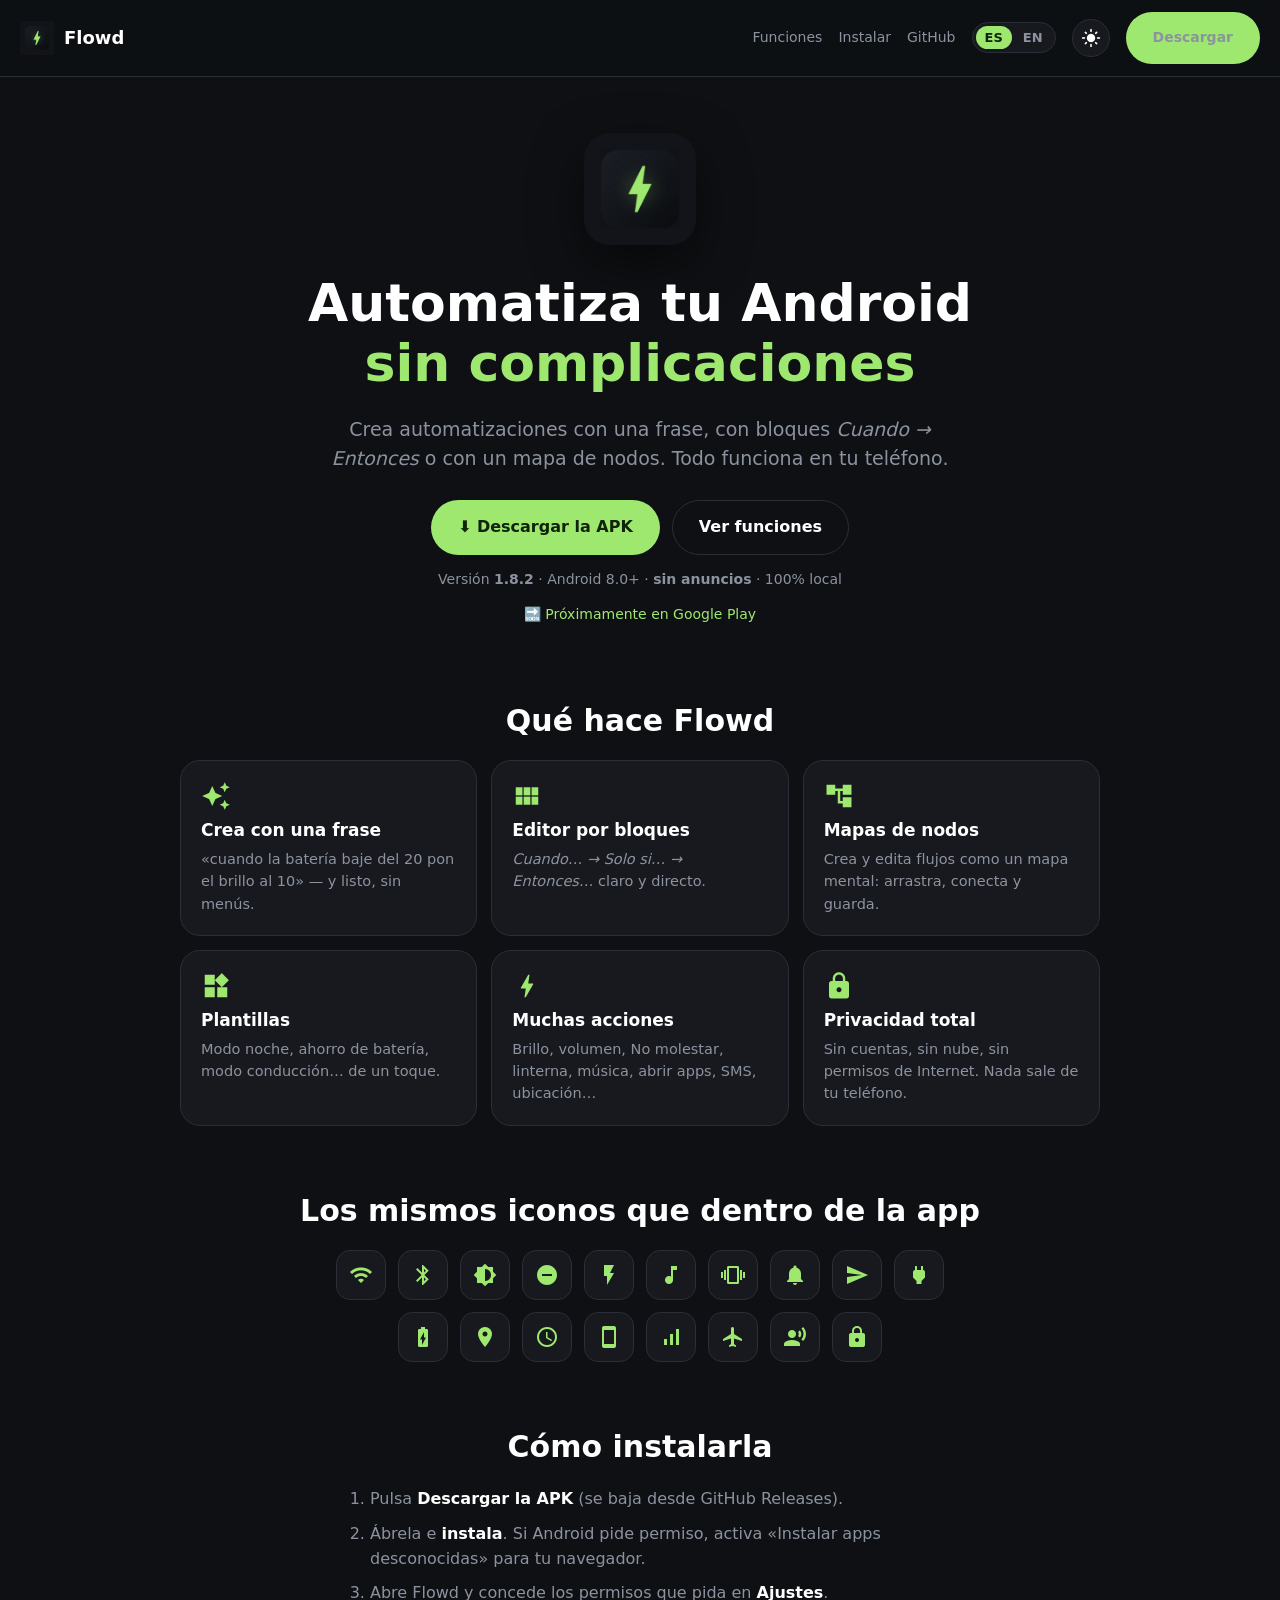
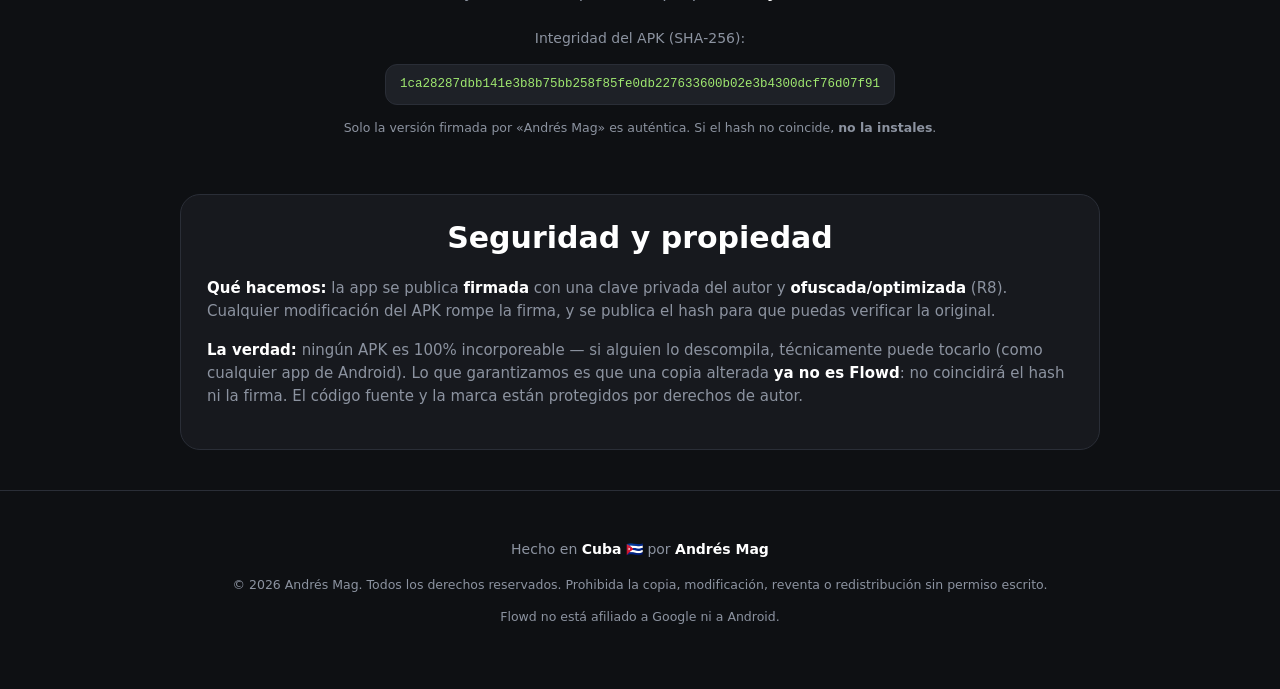
<file: index.html>
<!DOCTYPE html>
<html lang="es" data-theme="dark">
<head>
<meta charset="utf-8">
<meta name="viewport" content="width=device-width, initial-scale=1">
<title>Flowd — Automatiza tu Android</title>
<meta name="description" content="Flowd: automatiza tu teléfono Android sin complicaciones. 100% local, sin anuncios. Descarga la APK.">
<meta name="theme-color" content="#0E1013">
<link rel="stylesheet" href="styles.css?v=6">
<link rel="icon" type="image/png" href="assets/icon.png">
<link rel="apple-touch-icon" href="assets/icon.png">
<meta property="og:title" content="Flowd — Automatiza tu Android">
<meta property="og:description" content="Crea automatizaciones en tu móvil. Sin complicaciones. Descarga la APK.">
<meta property="og:image" content="assets/icon.png">
</head>
<body>

<header class="nav">
  <a class="brand" href="#">
    <img src="assets/icon.png" alt="Flowd" width="34" height="34">
    <span>Flowd</span>
  </a>
  <nav class="nav-links">
    <a href="#features" data-t="nav.features">Funciones</a>
    <a href="#install" data-t="nav.install">Instalar</a>
    <a href="https://github.com/aurenox-global/flowd" target="_blank" rel="noopener" data-t="nav.github">GitHub</a>
    <div class="lang" role="group" aria-label="Idioma / Language">
      <button type="button" data-setlang="es" class="active">ES</button>
      <button type="button" data-setlang="en">EN</button>
    </div>
    <button type="button" class="iconbtn" data-theme-toggle aria-label="Tema / Theme">
      <span class="material-icons">light_mode</span>
    </button>
    <a class="btn btn-small" href="https://github.com/aurenox-global/flowd/releases/latest/download/Flowd.apk" data-t="nav.download">Descargar</a>
  </nav>
</header>

<main>

  <section class="hero">
    <img class="hero-icon" src="assets/icon.png" alt="Flowd" width="112" height="112">
    <h1 data-t-html="hero.h1">Automatiza tu Android<br><span class="accent">sin complicaciones</span></h1>
    <p class="sub" data-t-html="hero.sub">Crea automatizaciones con una frase, con bloques <em>Cuando → Entonces</em> o con un mapa de nodos. Todo funciona en tu teléfono.</p>
    <div class="cta">
      <a class="btn" href="https://github.com/aurenox-global/flowd/releases/latest/download/Flowd.apk" data-t="hero.dl">⬇ Descargar la APK</a>
      <a class="btn ghost" href="#features" data-t="hero.features">Ver funciones</a>
    </div>
    <p class="meta"><span data-t="hero.versionLabel">Versión</span> <strong id="ver">1.8.2</strong> · Android 8.0+ · <strong data-t="hero.noAds">sin anuncios</strong> · <span data-t="hero.local">100% local</span></p>
    <p class="soon" data-t="hero.soon">🔜 Próximamente en Google Play</p>
  </section>

  <section id="features" class="features">
    <h2 data-t="feat.title">Qué hace Flowd</h2>
    <div class="grid">
      <article class="card"><span class="ic material-icons">auto_awesome</span><h3 data-t="feat.1.t">Crea con una frase</h3><p data-t-html="feat.1.d">«cuando la batería baje del 20 pon el brillo al 10» — y listo, sin menús.</p></article>
      <article class="card"><span class="ic material-icons">view_module</span><h3 data-t="feat.2.t">Editor por bloques</h3><p data-t-html="feat.2.d"><em>Cuando… → Solo si… → Entonces…</em> claro y directo.</p></article>
      <article class="card"><span class="ic material-icons">account_tree</span><h3 data-t="feat.3.t">Mapas de nodos</h3><p data-t="feat.3.d">Crea y edita flujos como un mapa mental: arrastra, conecta y guarda.</p></article>
      <article class="card"><span class="ic material-icons">widgets</span><h3 data-t="feat.4.t">Plantillas</h3><p data-t="feat.4.d">Modo noche, ahorro de batería, modo conducción… de un toque.</p></article>
      <article class="card"><span class="ic material-icons">bolt</span><h3 data-t="feat.5.t">Muchas acciones</h3><p data-t="feat.5.d">Brillo, volumen, No molestar, linterna, música, abrir apps, SMS, ubicación…</p></article>
      <article class="card"><span class="ic material-icons">lock</span><h3 data-t="feat.6.t">Privacidad total</h3><p data-t="feat.6.d">Sin cuentas, sin nube, sin permisos de Internet. Nada sale de tu teléfono.</p></article>
    </div>
  </section>

  <section class="iconrow">
    <h2 data-t="icons.title">Los mismos iconos que dentro de la app</h2>
    <div class="icons">
      <span class="material-icons">wifi</span>
      <span class="material-icons">bluetooth</span>
      <span class="material-icons">brightness_6</span>
      <span class="material-icons">do_not_disturb_on</span>
      <span class="material-icons">flash_on</span>
      <span class="material-icons">music_note</span>
      <span class="material-icons">vibration</span>
      <span class="material-icons">notifications</span>
      <span class="material-icons">send</span>
      <span class="material-icons">power</span>
      <span class="material-icons">battery_charging_full</span>
      <span class="material-icons">location_on</span>
      <span class="material-icons">schedule</span>
      <span class="material-icons">smartphone</span>
      <span class="material-icons">signal_cellular_alt</span>
      <span class="material-icons">airplanemode_active</span>
      <span class="material-icons">record_voice_over</span>
      <span class="material-icons">lock</span>
    </div>
  </section>

  <section id="install" class="install">
    <h2 data-t="install.title">Cómo instalarla</h2>
    <ol class="steps">
      <li data-t-html="install.s1">Pulsa <strong>Descargar la APK</strong> (se baja desde GitHub Releases).</li>
      <li data-t-html="install.s2">Ábrela e <strong>instala</strong>. Si Android pide permiso, activa «Instalar apps desconocidas» para tu navegador.</li>
      <li data-t-html="install.s3">Abre Flowd y concede los permisos que pida en <strong>Ajustes</strong>.</li>
    </ol>
    <div class="verify">
      <p class="meta" data-t="verify.title">Integridad del APK (SHA‑256):</p>
      <code id="sha">1ca28287dbb141e3b8b75bb258f85fe0db227633600b02e3b4300dcf76d07f91</code>
      <p class="tiny" data-t-html="verify.note">Solo la versión firmada por «Andrés Mag» es auténtica. Si el hash no coincide, <strong>no la instales</strong>.</p>
    </div>
  </section>

  <section class="security">
    <h2 data-t="sec.title">Seguridad y propiedad</h2>
    <p data-t-html="sec.p1"><strong>Qué hacemos:</strong> la app se publica <strong>firmada</strong> con una clave privada del autor y <strong>ofuscada/optimizada</strong> (R8). Cualquier modificación del APK rompe la firma, y se publica el hash para que puedas verificar la original.</p>
    <p data-t-html="sec.p2"><strong>La verdad:</strong> ningún APK es 100% incorporeable — si alguien lo descompila, técnicamente puede tocarlo (como cualquier app de Android). Lo que garantizamos es que una copia alterada <strong>ya no es Flowd</strong>: no coincidirá el hash ni la firma. El código fuente y la marca están protegidos por derechos de autor.</p>
  </section>

</main>

<footer>
  <p data-t-html="foot.made">Hecho en <strong>Cuba</strong> 🇨🇺 por <strong>Andrés Mag</strong></p>
  <p class="tiny" data-t="foot.rights">© 2026 Andrés Mag. Todos los derechos reservados. Prohibida la copia, modificación, reventa o redistribución sin permiso escrito.</p>
  <p class="tiny" data-t="foot.disclaimer">Flowd no está afiliado a Google ni a Android.</p>
</footer>

<script src="app.js?v=2" defer></script>
</body>
</html>
</file>
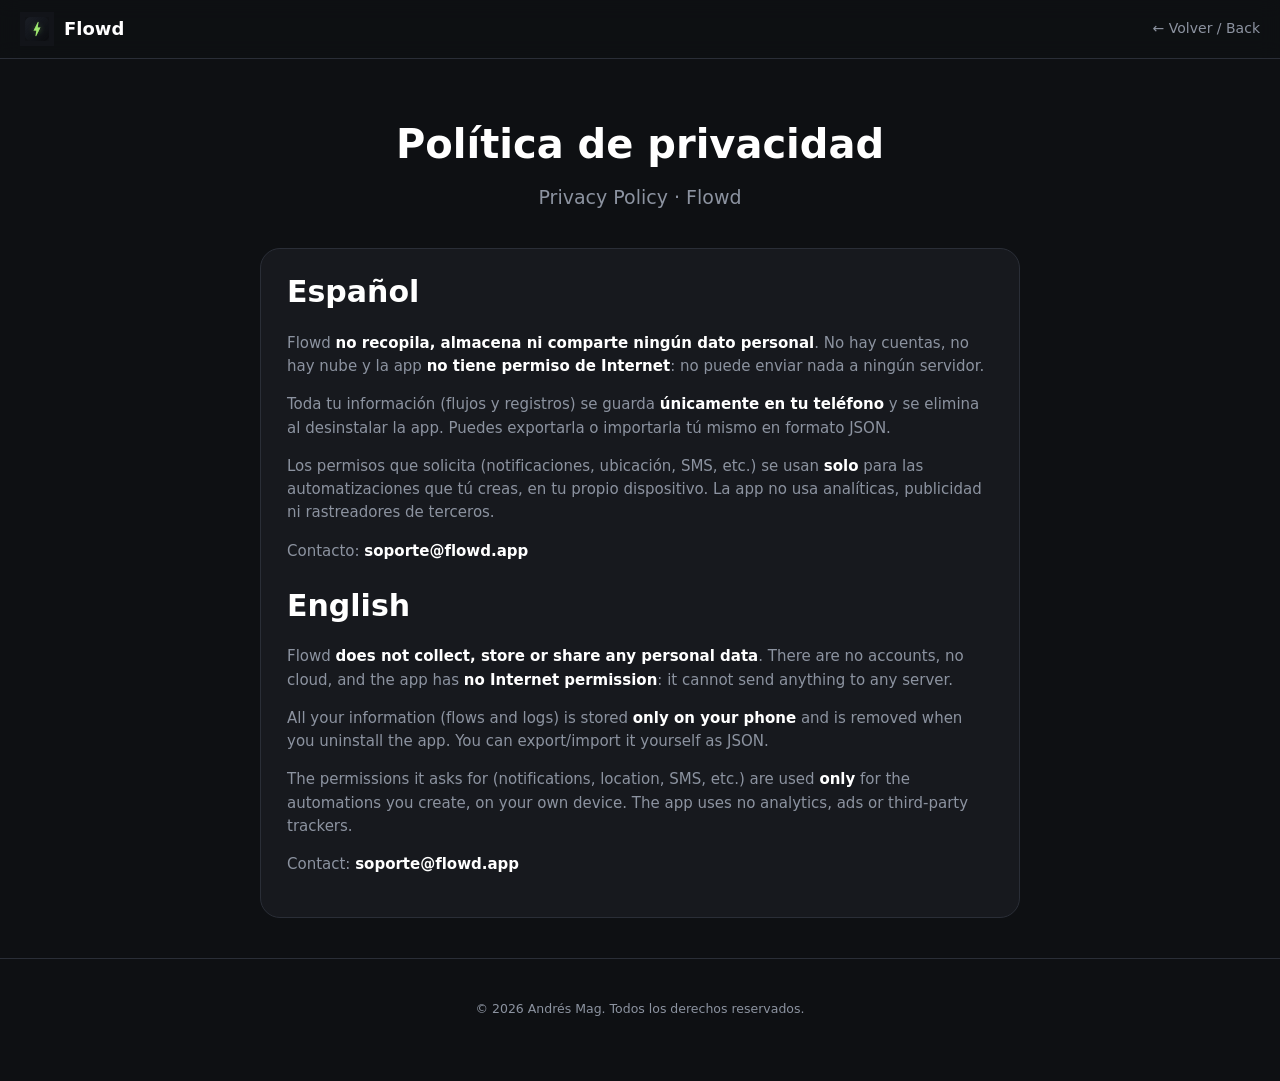
<file: privacy.html>
<!DOCTYPE html>
<html lang="es" data-theme="dark">
<head>
<meta charset="utf-8">
<meta name="viewport" content="width=device-width, initial-scale=1">
<title>Flowd — Política de privacidad</title>
<meta name="theme-color" content="#0E1013">
<link rel="stylesheet" href="styles.css?v=6">
<link rel="icon" type="image/png" href="assets/icon.png">
</head>
<body>
<header class="nav">
  <a class="brand" href="index.html"><img src="assets/icon.png" alt="Flowd" width="34" height="34"><span>Flowd</span></a>
  <nav class="nav-links"><a href="index.html">← Volver / Back</a></nav>
</header>
<main>
  <section class="hero" style="padding:40px 0 10px">
    <h1 style="font-size:clamp(26px,5vw,40px)">Política de privacidad</h1>
    <p class="sub">Privacy Policy · Flowd</p>
  </section>
  <section class="security" style="max-width:760px;margin:0 auto">
    <h2 style="text-align:left">Español</h2>
    <p>Flowd <strong>no recopila, almacena ni comparte ningún dato personal</strong>. No hay cuentas, no hay nube y la app <strong>no tiene permiso de Internet</strong>: no puede enviar nada a ningún servidor.</p>
    <p>Toda tu información (flujos y registros) se guarda <strong>únicamente en tu teléfono</strong> y se elimina al desinstalar la app. Puedes exportarla o importarla tú mismo en formato JSON.</p>
    <p>Los permisos que solicita (notificaciones, ubicación, SMS, etc.) se usan <strong>solo</strong> para las automatizaciones que tú creas, en tu propio dispositivo. La app no usa analíticas, publicidad ni rastreadores de terceros.</p>
    <p>Contacto: <strong>soporte@flowd.app</strong></p>

    <h2 style="text-align:left;margin-top:26px">English</h2>
    <p>Flowd <strong>does not collect, store or share any personal data</strong>. There are no accounts, no cloud, and the app has <strong>no Internet permission</strong>: it cannot send anything to any server.</p>
    <p>All your information (flows and logs) is stored <strong>only on your phone</strong> and is removed when you uninstall the app. You can export/import it yourself as JSON.</p>
    <p>The permissions it asks for (notifications, location, SMS, etc.) are used <strong>only</strong> for the automations you create, on your own device. The app uses no analytics, ads or third-party trackers.</p>
    <p>Contact: <strong>soporte@flowd.app</strong></p>
  </section>
</main>
<footer><p class="tiny">© 2026 Andrés Mag. Todos los derechos reservados.</p></footer>
</body>
</html>
</file>
<file: styles.css>
@font-face{
  font-family:'Material Icons';
  font-style:normal; font-weight:400;
  src:url('assets/material-icons.ttf') format('truetype');
}
.material-icons{
  font-family:'Material Icons'; font-weight:normal; font-style:normal;
  font-size:24px; line-height:1; letter-spacing:normal; text-transform:none;
  display:inline-block; white-space:nowrap; word-wrap:normal; direction:ltr;
  font-feature-settings:'liga'; -webkit-font-feature-settings:'liga';
  font-variant-ligatures:normal; -webkit-font-smoothing:antialiased;
}
:root{
  --bg:#0E1013; --surface:#17191E; --surface-high:#1E2127; --surface-var:#23272F;
  --outline:#2A2E37; --green:#9FE870; --green-deep:#34D399; --text:#FFFFFF;
  --text-2:#8C93A0; --radius:20px;
  --nav-bg:rgba(14,16,19,.88); --btn-bg:#9FE870; --btn-fg:#10240A;
  --green-soft:rgba(159,232,112,.5); --shadow:0 18px 50px rgba(0,0,0,.5);
}
html[data-theme="light"]{
  --bg:#F6F7F9; --surface:#FFFFFF; --surface-high:#ECEEF2; --surface-var:#ECEEF2;
  --outline:#D5D8DF; --green:#3F6B1E; --green-deep:#1E7A5A; --text:#101418;
  --text-2:#5A606C;
  --nav-bg:rgba(246,247,249,.92); --btn-bg:#3F6B1E; --btn-fg:#FFFFFF;
  --green-soft:rgba(63,107,30,.45); --shadow:0 18px 50px rgba(0,0,0,.14);
}
*{box-sizing:border-box}
html{scroll-behavior:smooth}
body{
  margin:0; background:var(--bg); color:var(--text);
  font-family:system-ui,-apple-system,"Segoe UI",Roboto,Helvetica,Arial,sans-serif;
  line-height:1.55; -webkit-font-smoothing:antialiased;
  transition:background .2s ease, color .2s ease;
}
a{color:var(--green); text-decoration:none}
h1,h2,h3{margin:0 0 .4em; line-height:1.15}
h2{font-size:clamp(22px,4vw,30px); margin-bottom:22px}
.accent{color:var(--green)}

.nav{
  position:sticky; top:0; z-index:20; display:flex; align-items:center; justify-content:space-between;
  gap:16px; padding:12px 20px; background:var(--nav-bg); backdrop-filter:blur(10px);
  border-bottom:1px solid var(--outline);
}
.brand{display:flex; align-items:center; gap:10px; color:var(--text); font-weight:700; font-size:18px}
.nav-links{display:flex; align-items:center; gap:16px; font-size:14px}
.nav-links a{color:var(--text-2)}
.nav-links a:hover{color:var(--text)}
@media (max-width:640px){ .nav-links a:not(.btn){display:none} }

.lang{display:flex; gap:2px; background:var(--surface); border:1px solid var(--outline); border-radius:999px; padding:3px}
.lang button{
  background:none; border:none; color:var(--text-2); font:inherit; font-size:13px; font-weight:700;
  padding:5px 9px; border-radius:999px; cursor:pointer; line-height:1;
}
.lang button.active{background:var(--btn-bg); color:var(--btn-fg)}
.iconbtn{
  display:inline-flex; align-items:center; justify-content:center; width:38px; height:38px;
  border-radius:999px; background:var(--surface); border:1px solid var(--outline); color:var(--text); cursor:pointer;
}
.iconbtn .material-icons{font-size:20px}
.iconbtn:hover{border-color:var(--green-soft)}

/* --- barra responsive (móvil) --- */
.btn{white-space:nowrap}
@media (max-width:680px){
  .nav{gap:8px; padding:9px 12px}
  .nav-links{gap:8px}
  .brand{font-size:16px; gap:8px}
  .brand img{width:28px; height:28px}
  .lang{padding:2px}
  .lang button{padding:5px 7px; font-size:12px}
  .iconbtn{width:34px; height:34px}
  .iconbtn .material-icons{font-size:18px}
  .btn.small{padding:4px 9px; font-size:11.5px}
}
@media (max-width:420px){
  .brand span{display:none}
  .btn.small{padding:8px 10px}
}
@media (max-width:360px){
  .lang button{padding:4px 6px; font-size:11px}
}

main{max-width:960px; margin:0 auto; padding:0 20px 40px}

.hero{text-align:center; padding:56px 0 30px}
.hero-icon{border-radius:26px; box-shadow:var(--shadow)}
.hero h1{font-size:clamp(30px,6vw,52px); margin-top:22px}
.sub{color:var(--text-2); font-size:clamp(15px,2.4vw,19px); max-width:640px; margin:14px auto 26px}
.cta{display:flex; gap:12px; justify-content:center; flex-wrap:wrap; margin-bottom:14px}
.meta{color:var(--text-2); font-size:14px}
.soon{color:var(--green); font-size:14px; margin-top:6px}

.btn{
  display:inline-flex; align-items:center; gap:8px; background:var(--btn-bg); color:var(--btn-fg);
  font-weight:700; padding:14px 26px; border-radius:999px; transition:transform .12s ease, filter .12s ease;
  border:1px solid transparent;
}
.btn:hover{transform:translateY(-1px); filter:brightness(1.05)}
.btn.small{padding:5px 12px; font-size:12px}
.btn.ghost{background:transparent; color:var(--text); border-color:var(--outline)}
.btn.ghost:hover{border-color:var(--green)}

section{padding:34px 0}
.features h2,.install h2,.security h2{text-align:center}
.grid{display:grid; grid-template-columns:repeat(auto-fit,minmax(250px,1fr)); gap:14px}
.card{
  background:var(--surface); border:1px solid var(--outline); border-radius:var(--radius);
  padding:20px; transition:border-color .15s ease, transform .15s ease;
}
.card:hover{border-color:var(--green-soft); transform:translateY(-2px)}
.card .ic{color:var(--green); font-size:30px; margin-bottom:10px; display:block}
.card h3{font-size:17px}
.card p{margin:0; color:var(--text-2); font-size:14.5px}

.steps{max-width:620px; margin:0 auto; color:var(--text-2); font-size:16px}
.steps li{margin-bottom:10px}
.steps strong{color:var(--text)}

.verify{margin-top:22px; text-align:center}

.iconrow{text-align:center}
.icons{display:flex; flex-wrap:wrap; gap:12px; justify-content:center; max-width:660px; margin:0 auto}
.icons .material-icons{
  width:50px; height:50px; display:flex; align-items:center; justify-content:center;
  background:var(--surface); border:1px solid var(--outline); border-radius:14px;
  color:var(--green); font-size:24px;
}
.verify code{
  display:inline-block; background:var(--surface-high); border:1px solid var(--outline);
  border-radius:12px; padding:10px 14px; font-size:12.5px; color:var(--green);
  word-break:break-all; max-width:100%;
}
.tiny{color:var(--text-2); font-size:12.5px}

.security{background:var(--surface); border:1px solid var(--outline); border-radius:var(--radius); padding:26px; margin-top:10px}
.security p{color:var(--text-2); font-size:15px}
.security strong{color:var(--text)}

footer{text-align:center; padding:34px 20px 50px; border-top:1px solid var(--outline); color:var(--text-2); font-size:14px}
footer strong{color:var(--text)}
footer .tiny{margin-top:6px}
</file>
